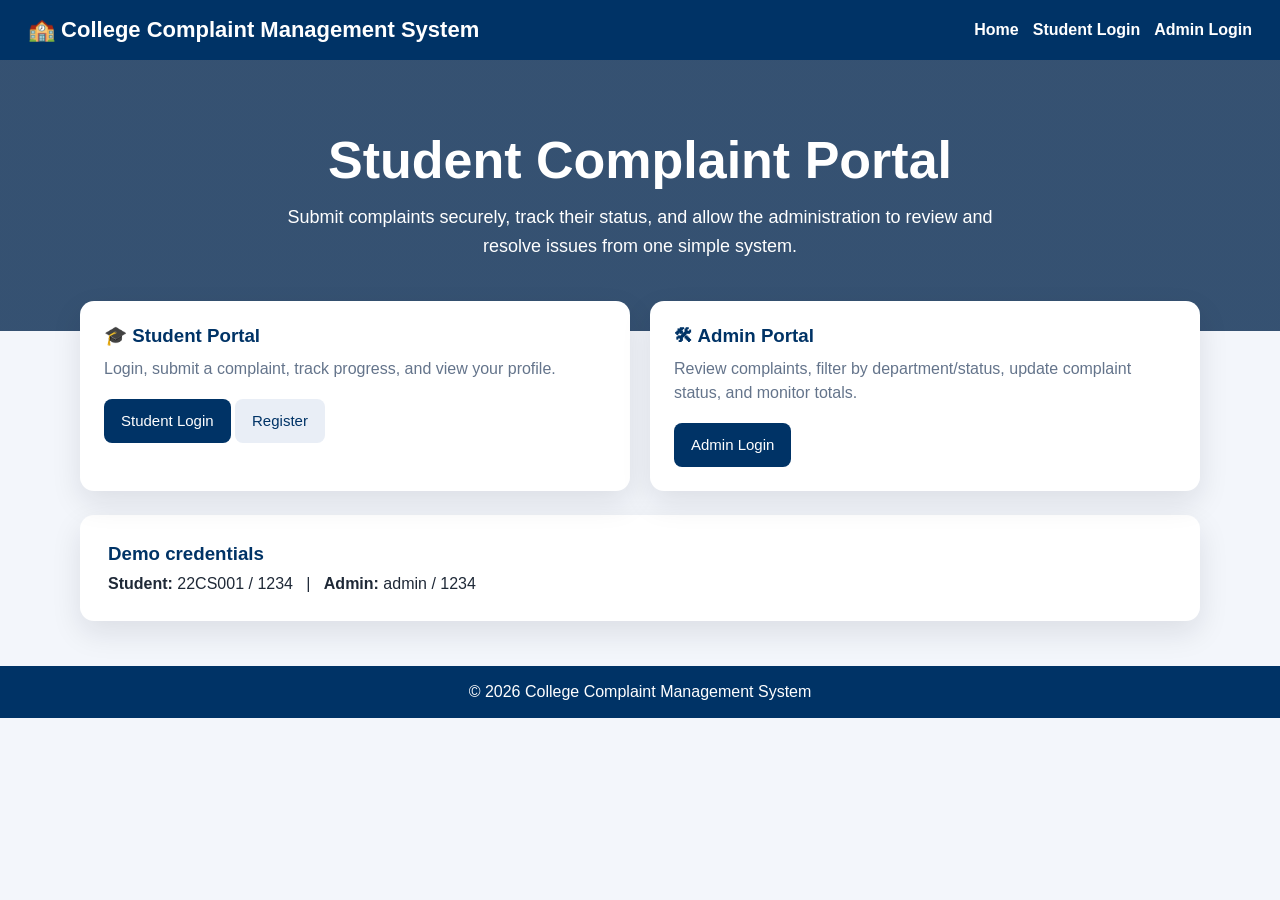
<file: college_complaint_fixed/index.html>
<!DOCTYPE html>
<html lang="en">
<head>
<meta charset="UTF-8"><meta name="viewport" content="width=device-width, initial-scale=1.0">
<title>College Complaint Management System</title>
<link rel="stylesheet" href="styles.css">
</head>
<body>
<header class="topbar"><h2>🏫 College Complaint Management System</h2><nav class="nav"><a href="index.html">Home</a><a href="student_login.html">Student Login</a><a href="admin_login.html">Admin Login</a></nav></header>
<section class="hero"><div><h1>Student Complaint Portal</h1><p>Submit complaints securely, track their status, and allow the administration to review and resolve issues from one simple system.</p></div></section>
<main class="container action-cards">
  <div class="grid">
    <section class="card"><h3>🎓 Student Portal</h3><p>Login, submit a complaint, track progress, and view your profile.</p><p style="margin-top:18px"><a class="btn" href="student_login.html">Student Login</a> <a class="btn btn-light" href="student_register.html">Register</a></p></section>
    <section class="card"><h3>🛠 Admin Portal</h3><p>Review complaints, filter by department/status, update complaint status, and monitor totals.</p><p style="margin-top:18px"><a class="btn" href="admin_login.html">Admin Login</a></p></section>
  </div>
  <div class="panel" style="margin-top:24px"><h3 style="color:#003366;margin-bottom:10px">Demo credentials</h3><p><strong>Student:</strong> 22CS001 / 1234 &nbsp; | &nbsp; <strong>Admin:</strong> admin / 1234</p></div>
</main>
<footer>© 2026 College Complaint Management System</footer>
<script src="app.js"></script>
</body></html>
</file>
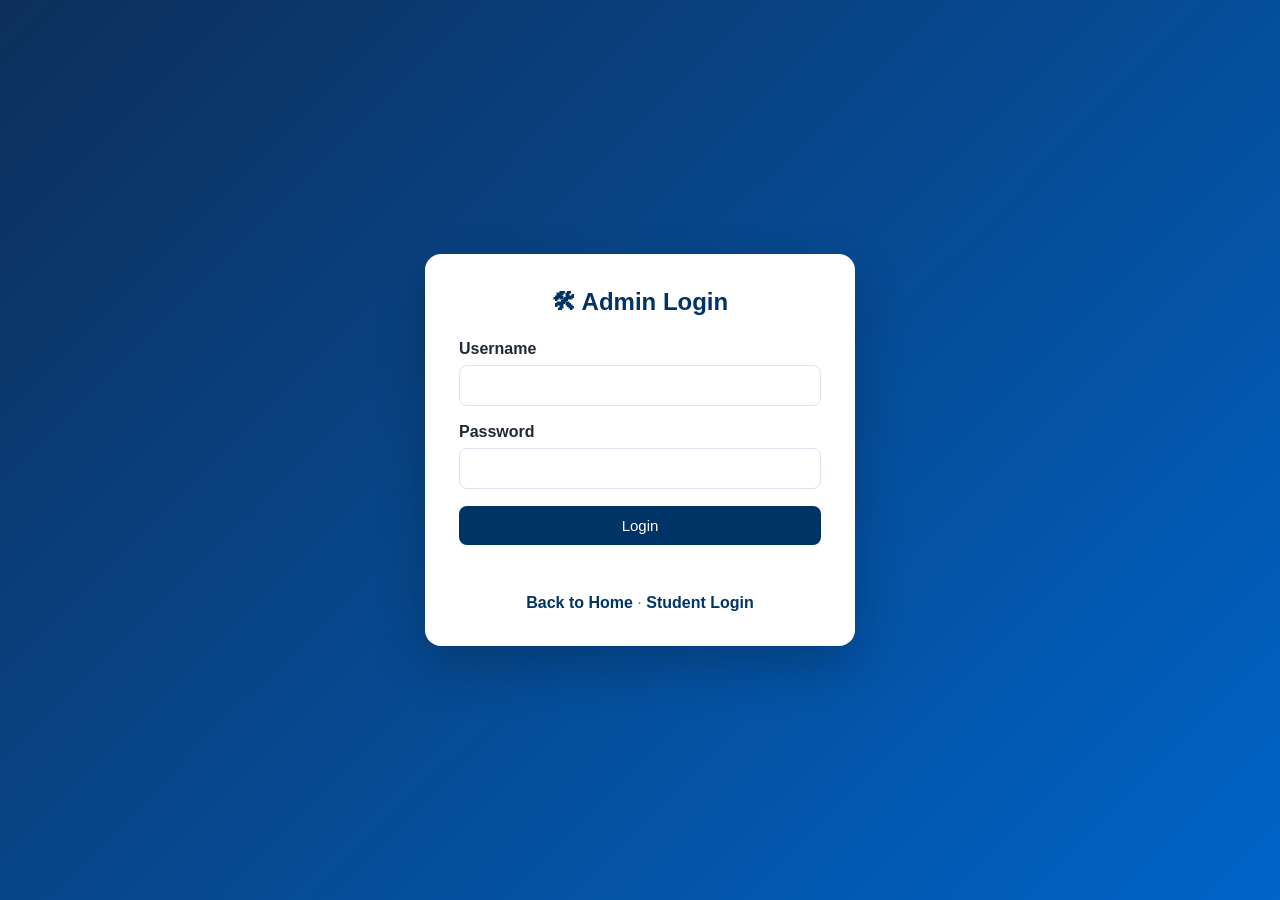
<file: college_complaint_fixed/admin_dashboard.html>
<!DOCTYPE html><html lang="en"><head><meta charset="UTF-8"><meta name="viewport" content="width=device-width,initial-scale=1.0"><title>Admin Dashboard</title><link rel="stylesheet" href="styles.css"></head><body><div class="admin-layout"><aside class="sidebar"><h2>ADMIN PANEL</h2><nav><a class="active" href="admin_dashboard.html">🏠 Dashboard</a><a href="#complaints">📋 Complaints</a><a href="#reports">📊 Summary</a><a href="index.html">🌐 Home</a><a href="#" onclick="CCMS.adminLogout();return false">🚪 Logout</a></nav></aside><div class="admin-main"><header class="admin-header"><div><h2 style="color:#003366">Welcome Admin</h2><small>Complaint Management Dashboard</small></div><button class="btn btn-danger" onclick="CCMS.adminLogout()">Logout</button></header><main class="admin-content"><section class="grid" id="reports"><div class="card"><div class="metric" id="totalStudents">0</div><p>Total Students</p></div><div class="card"><div class="metric" id="totalComplaints">0</div><p>Total Complaints</p></div><div class="card"><div class="metric" id="pendingCount">0</div><p>Pending</p></div><div class="card"><div class="metric" id="resolvedCount">0</div><p>Resolved</p></div></section><section id="complaints" style="margin-top:28px"><div class="page-title"><h1>Complaints</h1><p>Filter, review, update status, or delete a complaint.</p></div><div class="toolbar"><div class="form-group"><label for="departmentFilter">Department</label><select id="departmentFilter"><option value="all">All Departments</option><option>Computer Science</option><option>Information Technology</option><option>Mechanical</option><option>Electrical</option><option>Civil</option><option>Electronics</option></select></div><div class="form-group"><label for="statusFilter">Status</label><select id="statusFilter"><option value="all">All Status</option><option>Pending</option><option>Accepted</option><option>Rejected</option><option>Resolved</option></select></div><div class="form-group"><label for="searchFilter">Search</label><input id="searchFilter" placeholder="ID or register number"></div><button class="btn" onclick="applyFilters()">Filter</button><button class="btn btn-light" onclick="clearFilters()">Clear</button></div><div class="table-wrap"><table><thead><tr><th>ID</th><th>Register No</th><th>Category</th><th>Type</th><th>Department</th><th>Status</th><th>Action</th></tr></thead><tbody id="complaintsList"></tbody></table></div></section></main></div></div>
<div class="modal-backdrop" id="modalBackdrop"><div class="modal"><h2>Complaint Review</h2><div id="complaintDetails"></div><div class="form-group"><label for="newStatus">Update Status</label><select id="newStatus"><option>Pending</option><option>Accepted</option><option>Rejected</option><option>Resolved</option></select></div><div style="display:flex;gap:10px;flex-wrap:wrap"><button class="btn btn-success" onclick="saveStatus()">Save Status</button><button class="btn btn-light" onclick="closeModal()">Close</button></div></div></div>
<script src="app.js"></script><script>
const admin=CCMS.requireAdmin();let selectedId=null;function renderCounts(list){document.getElementById('totalComplaints').textContent=list.length;document.getElementById('pendingCount').textContent=list.filter(c=>c.status==='Pending').length;document.getElementById('resolvedCount').textContent=list.filter(c=>c.status==='Resolved').length;const regs=new Set(CCMS.getStudents().map(s=>s.regno));list.forEach(c=>regs.add(c.regno));document.getElementById('totalStudents').textContent=regs.size;}
function renderComplaints(list){const complaintsList=document.getElementById('complaintsList');complaintsList.innerHTML='';if(!list.length){complaintsList.innerHTML='<tr><td colspan="7" class="empty">No complaints found.</td></tr>';return;}list.sort((a,b)=>new Date(b.createdAt)-new Date(a.createdAt)).forEach(c=>{const tr=document.createElement('tr');tr.innerHTML=`<td>${CCMS.escapeHtml(c.id)}</td><td>${c.anonymous?'Anonymous':CCMS.escapeHtml(c.regno)}</td><td>${CCMS.escapeHtml(c.category)}</td><td>${CCMS.escapeHtml(c.type)}</td><td>${CCMS.escapeHtml(c.department)}</td><td>${CCMS.statusBadge(c.status)}</td><td><button class="btn btn-sm" onclick="openComplaint('${CCMS.escapeHtml(c.id)}')">View</button> <button class="btn btn-sm btn-danger" onclick="deleteComplaint('${CCMS.escapeHtml(c.id)}')">Delete</button></td>`;complaintsList.appendChild(tr);});}
function loadData(){const list=CCMS.getComplaints();renderCounts(list);renderComplaints(list)}
function applyFilters(){const dept=document.getElementById('departmentFilter').value,status=document.getElementById('statusFilter').value,q=document.getElementById('searchFilter').value.trim().toLowerCase();let list=CCMS.getComplaints();if(dept!=='all')list=list.filter(c=>c.department===dept);if(status!=='all')list=list.filter(c=>c.status===status);if(q)list=list.filter(c=>String(c.id).toLowerCase().includes(q)||String(c.regno).toLowerCase().includes(q));renderComplaints(list)}
function clearFilters(){document.getElementById('departmentFilter').value='all';document.getElementById('statusFilter').value='all';document.getElementById('searchFilter').value='';loadData()}
function openComplaint(id){const c=CCMS.getComplaints().find(x=>x.id===id);if(!c)return;selectedId=id;document.getElementById('newStatus').value=c.status||'Pending';document.getElementById('complaintDetails').innerHTML=`<div class="detail-list"><div><strong>ID</strong>${CCMS.escapeHtml(c.id)}</div><div><strong>Register No</strong>${c.anonymous?'Anonymous':CCMS.escapeHtml(c.regno)}</div><div><strong>Student</strong>${c.anonymous?'Anonymous':CCMS.escapeHtml(c.studentName)}</div><div><strong>Department</strong>${CCMS.escapeHtml(c.department)}</div><div><strong>Type</strong>${CCMS.escapeHtml(c.type)}</div><div><strong>Category</strong>${CCMS.escapeHtml(c.category)}</div><div><strong>Staff</strong>${CCMS.escapeHtml(c.staff||'N/A')}</div><div><strong>Priority</strong>${CCMS.escapeHtml(c.priority||'Medium')}</div><div><strong>Evidence</strong>${CCMS.escapeHtml(c.evidenceName||'None')}</div><div><strong>Created</strong>${CCMS.escapeHtml(CCMS.formatDate(c.createdAt))}</div></div><p style="margin:15px 0;line-height:1.6"><strong>Description</strong><br>${CCMS.escapeHtml(c.description)}</p>`;document.getElementById('modalBackdrop').style.display='flex';}
function closeModal(){document.getElementById('modalBackdrop').style.display='none';selectedId=null}function saveStatus(){if(!selectedId)return;const list=CCMS.getComplaints();const c=list.find(x=>x.id===selectedId);if(!c)return;c.status=document.getElementById('newStatus').value;c.updatedAt=new Date().toISOString();CCMS.saveComplaints(list);closeModal();loadData();}function deleteComplaint(id){if(!confirm('Delete this complaint permanently?'))return;CCMS.saveComplaints(CCMS.getComplaints().filter(c=>c.id!==id));loadData();}document.getElementById('modalBackdrop').addEventListener('click',e=>{if(e.target.id==='modalBackdrop')closeModal();});if(admin)loadData();
</script></body></html>
</file>
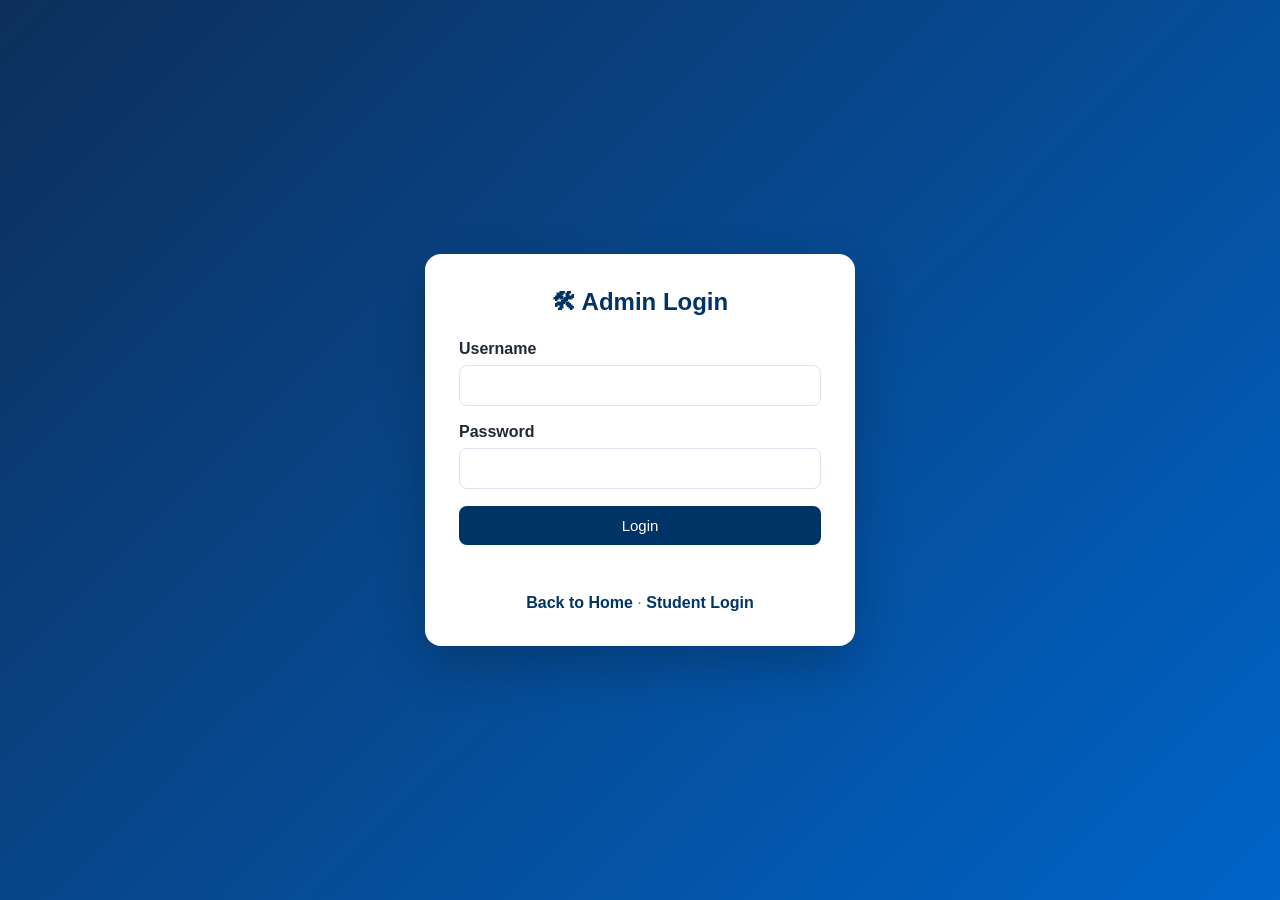
<file: college_complaint_fixed/admin_login.html>
<!DOCTYPE html><html lang="en"><head><meta charset="UTF-8"><meta name="viewport" content="width=device-width,initial-scale=1.0"><title>Admin Login</title><link rel="stylesheet" href="styles.css"></head><body class="login-wrap"><section class="login-box"><h2>🛠 Admin Login</h2><form id="adminLoginForm"><div class="form-group"><label for="username">Username</label><input id="username" autocomplete="username" required></div><div class="form-group"><label for="password">Password</label><input type="password" id="password" autocomplete="current-password" required></div><button class="btn" style="width:100%" type="submit">Login</button><p id="errorMessage" class="message error"></p></form><div class="links"><a href="index.html">Back to Home</a> · <a href="student_login.html">Student Login</a></div></section><script src="app.js"></script><script>
if(CCMS.getAdminSession()) location.href='admin_dashboard.html';document.getElementById('adminLoginForm').addEventListener('submit',e=>{e.preventDefault();const u=document.getElementById('username').value.trim(),p=document.getElementById('password').value;if(u==='admin'&&p==='1234'){sessionStorage.setItem('adminUser',JSON.stringify({username:'admin'}));location.href='admin_dashboard.html';}else document.getElementById('errorMessage').textContent='Invalid username or password.';});
</script></body></html>
</file>
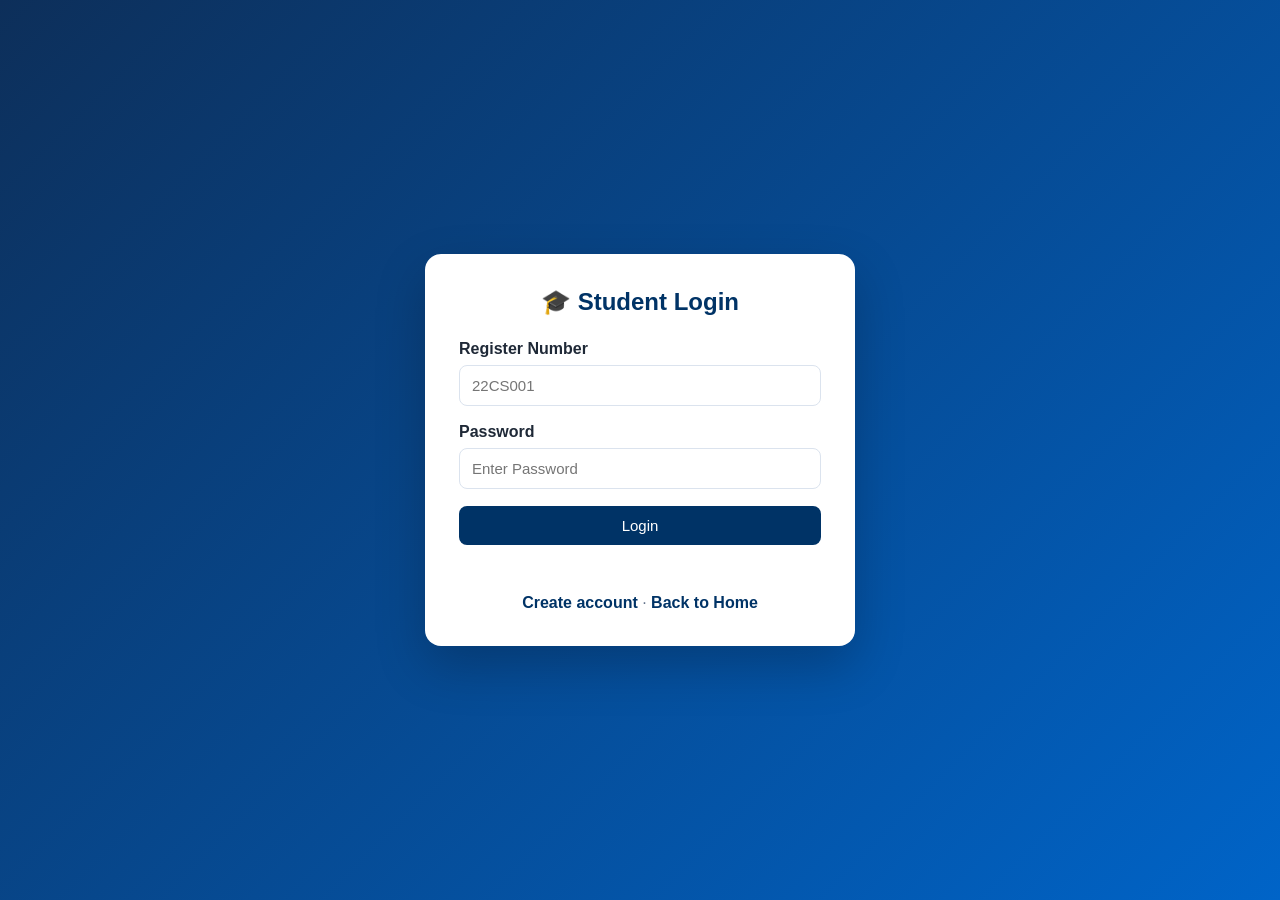
<file: college_complaint_fixed/complaint.html>
<!DOCTYPE html><html lang="en"><head><meta charset="UTF-8"><meta name="viewport" content="width=device-width,initial-scale=1.0"><title>Submit Complaint</title><link rel="stylesheet" href="styles.css"></head><body>
<header class="topbar"><h2>📝 Submit Complaint</h2><nav class="nav"><a href="student_dashboard.html">Dashboard</a><a href="student_complaints.html">My Complaints</a></nav></header>
<main class="container"><section class="panel"><div class="page-title"><h1>Submit New Complaint</h1><p>Fill the details clearly. Your complaint will be saved with Pending status.</p></div><form id="complaintForm"><div class="form-row"><div class="form-group"><label>Register Number</label><input id="regno" readonly></div><div class="form-group"><label>Student Name</label><input id="studentName" readonly></div></div><div class="form-row"><div class="form-group"><label>Department</label><input id="studentDept" readonly></div><div class="form-group"><label for="complaintType">Complaint Type</label><select id="complaintType" required><option value="">Choose complaint type</option><option>Student Complaint</option><option>Staff Complaint</option></select></div></div><div class="form-row"><div class="form-group"><label for="complaintCategory">Complaint Category</label><select id="complaintCategory" required><option value="">Select Category</option><option>Staff Behaviour</option><option>Lab Issue</option><option>Classroom Issue</option><option>Library Issue</option><option>Hostel Issue</option><option>Bus Issue</option><option>Canteen Issue</option><option>Internet Problem</option><option>Ragging</option><option>Others</option></select></div><div class="form-group"><label for="assignedStaff">Select Staff (Optional)</label><select id="assignedStaff"><option value="">Choose Staff</option><option>Mr. Kumar</option><option>Mrs. Priya</option><option>Dr. Arun</option><option>Other</option></select></div></div><div class="form-group"><label for="complaintDescription">Complaint Description</label><textarea id="complaintDescription" placeholder="Explain your complaint clearly..." required></textarea></div><div class="form-row"><div class="form-group"><label for="complaintPriority">Priority</label><select id="complaintPriority"><option>Low</option><option selected>Medium</option><option>High</option></select></div><div class="form-group"><label for="evidence">Upload Evidence (Optional)</label><input id="evidence" type="file" accept="image/*,.pdf,.doc,.docx"></div></div><div class="checkbox-row"><input type="checkbox" id="anonymous"><label for="anonymous">Submit as Anonymous</label></div><div style="display:flex;gap:12px;flex-wrap:wrap"><button class="btn" type="submit">Submit Complaint</button><a class="btn btn-light" href="student_dashboard.html">Back to Dashboard</a></div></form></section></main>
<script src="app.js"></script><script>
const student=CCMS.requireStudent();if(student){document.getElementById('regno').value=student.regno;document.getElementById('studentName').value=student.name;document.getElementById('studentDept').value=student.department;}
document.getElementById('complaintForm').addEventListener('submit',function(e){e.preventDefault();if(!student)return;const file=document.getElementById('evidence').files[0];const complaint={id:CCMS.complaintId(),regno:student.regno,studentName:student.name,department:student.department,type:document.getElementById('complaintType').value,category:document.getElementById('complaintCategory').value,staff:document.getElementById('assignedStaff').value||'N/A',description:document.getElementById('complaintDescription').value.trim(),priority:document.getElementById('complaintPriority').value,evidenceName:file?file.name:'',anonymous:document.getElementById('anonymous').checked,status:'Pending',createdAt:new Date().toISOString(),updatedAt:new Date().toISOString()};const complaints=CCMS.getComplaints();complaints.push(complaint);CCMS.saveComplaints(complaints);alert(`Complaint submitted successfully!\nComplaint ID: ${complaint.id}`);location.href='student_complaints.html';});
</script></body></html>
</file>
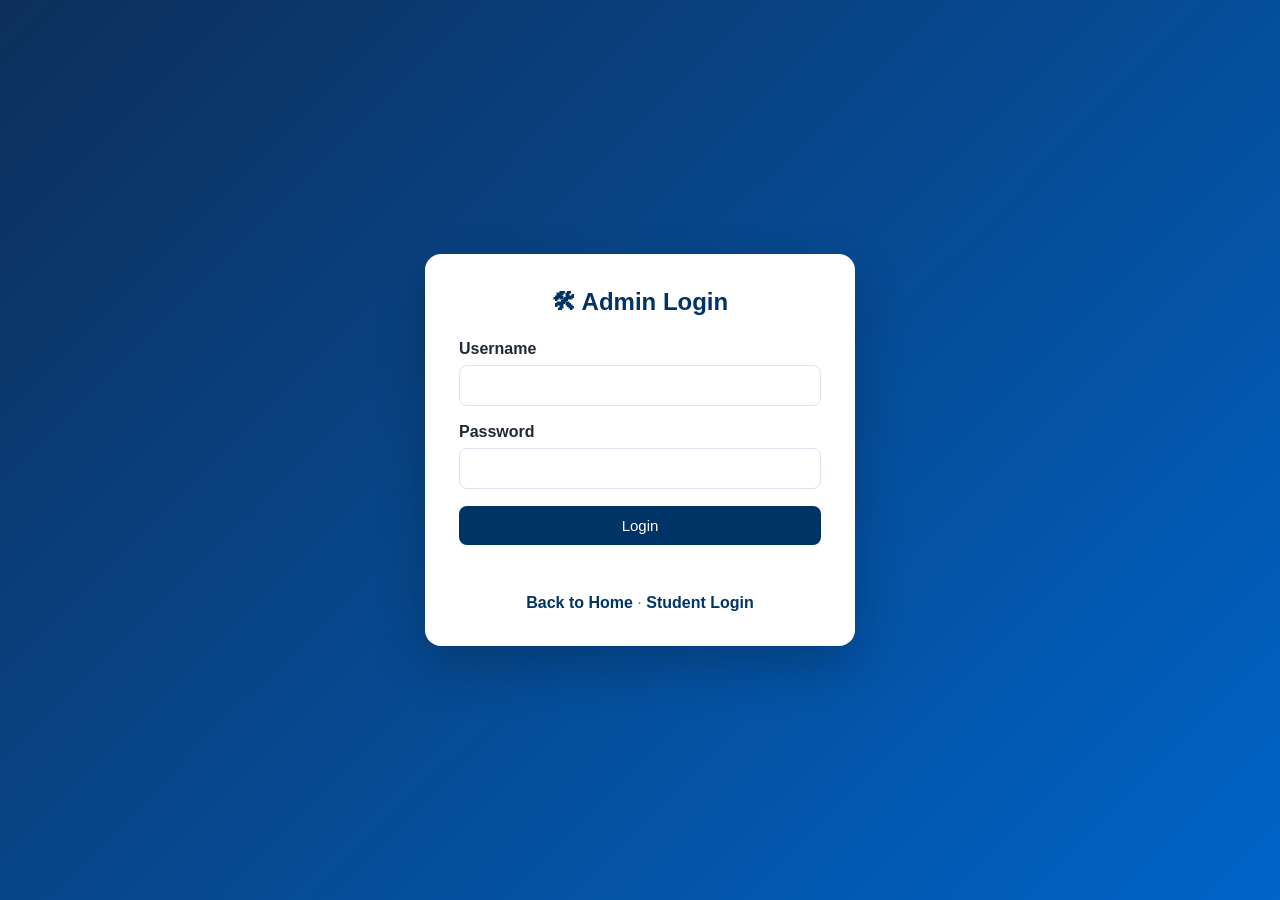
<file: college_complaint_fixed/dashboard.html>
<!DOCTYPE html><html lang="en"><head><meta charset="UTF-8"><meta name="viewport" content="width=device-width,initial-scale=1.0"><title>Redirecting...</title><link rel="stylesheet" href="styles.css"></head><body><main class="container"><section class="panel" style="margin-top:80px;text-align:center"><h2 style="color:#003366;margin-bottom:12px">Opening Admin Dashboard...</h2><p>This old dashboard file is kept only for compatibility.</p></section></main><script src="app.js"></script><script>location.replace(CCMS.getAdminSession()?'admin_dashboard.html':'admin_login.html');</script></body></html>
</file>
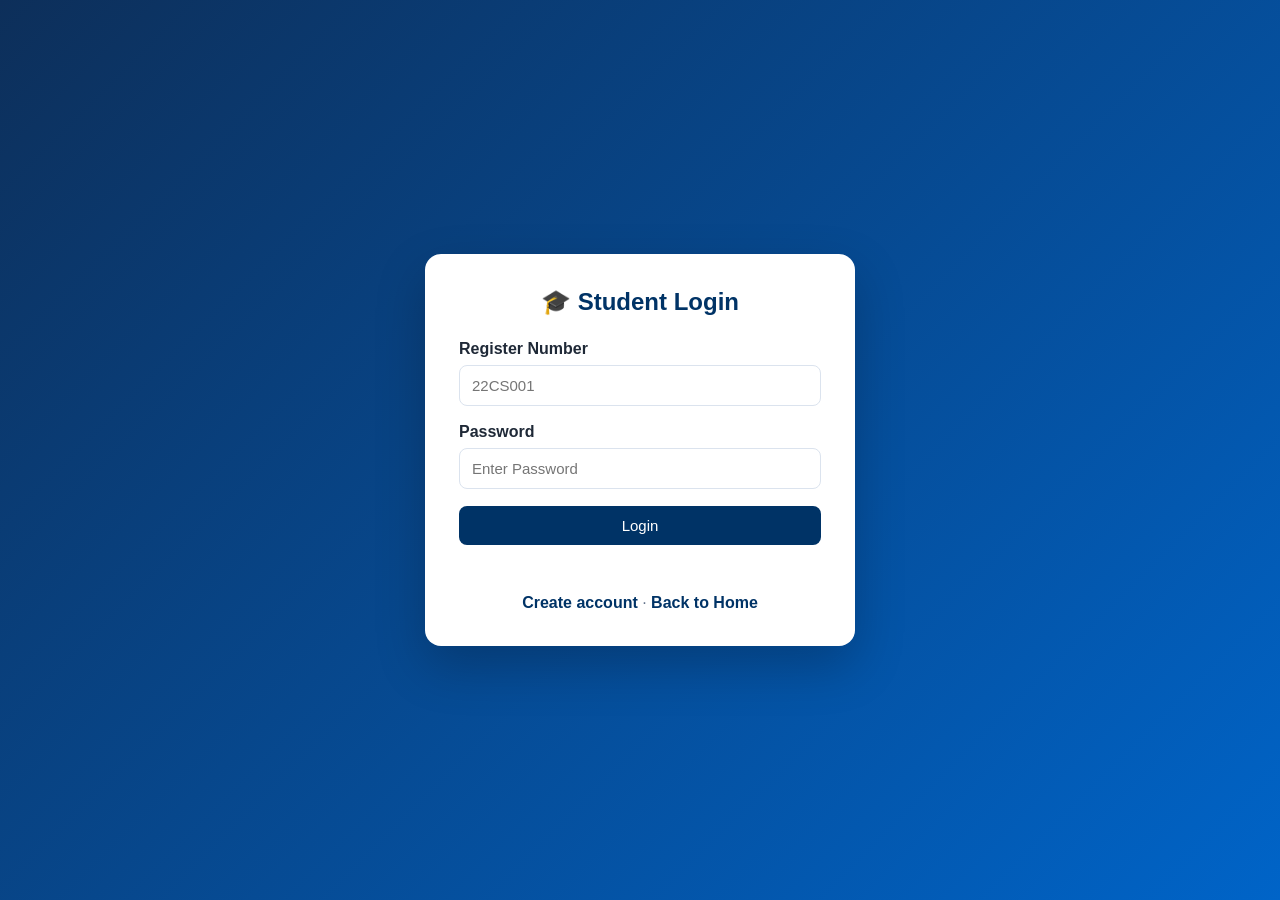
<file: college_complaint_fixed/student_complaints.html>
<!DOCTYPE html><html lang="en"><head><meta charset="UTF-8"><meta name="viewport" content="width=device-width,initial-scale=1.0"><title>My Complaints</title><link rel="stylesheet" href="styles.css"></head><body>
<header class="topbar"><h2>📋 My Complaints</h2><div class="nav"><a href="student_dashboard.html">Dashboard</a><button class="btn btn-danger" onclick="CCMS.studentLogout()">Logout</button></div></header>
<main class="container"><div class="page-title"><h1>Your complaints and status</h1><p>Track progress and review previous submissions.</p></div><div style="display:flex;gap:12px;flex-wrap:wrap;margin-bottom:18px"><a class="btn" href="complaint.html">Submit New Complaint</a><button class="btn btn-light" onclick="renderComplaints()">Refresh</button></div><div class="table-wrap"><table id="complaintsTable"><thead><tr><th>ID</th><th>Type</th><th>Category</th><th>Department</th><th>Status</th><th>Date</th><th>Action</th></tr></thead><tbody id="rows"></tbody></table><div class="empty" id="empty" style="display:none">No complaints submitted yet.</div></div></main>
<div class="modal-backdrop" id="modalBackdrop"><div class="modal"><h2>Complaint Details</h2><div id="details"></div><button class="btn btn-light" onclick="closeModal()">Close</button></div></div>
<script src="app.js"></script><script>
const student=CCMS.requireStudent();function renderComplaints(){if(!student)return;const list=CCMS.getComplaints().filter(c=>c.regno===student.regno).sort((a,b)=>new Date(b.createdAt)-new Date(a.createdAt));const tbody=document.getElementById('rows'),empty=document.getElementById('empty'),table=document.getElementById('complaintsTable');tbody.innerHTML='';if(!list.length){table.style.display='none';empty.style.display='block';return;}table.style.display='table';empty.style.display='none';list.forEach(c=>{const tr=document.createElement('tr');tr.innerHTML=`<td>${CCMS.escapeHtml(c.id)}</td><td>${CCMS.escapeHtml(c.type)}</td><td>${CCMS.escapeHtml(c.category)}</td><td>${CCMS.escapeHtml(c.department)}</td><td>${CCMS.statusBadge(c.status)}</td><td>${CCMS.escapeHtml(CCMS.formatDate(c.createdAt))}</td><td><button class="btn btn-sm" onclick="viewDetails('${CCMS.escapeHtml(c.id)}')">View</button></td>`;tbody.appendChild(tr);});}
function viewDetails(id){const c=CCMS.getComplaints().find(x=>x.id===id&&x.regno===student.regno);if(!c)return;document.getElementById('details').innerHTML=`<div class="detail-list"><div><strong>ID</strong>${CCMS.escapeHtml(c.id)}</div><div><strong>Status</strong>${CCMS.statusBadge(c.status)}</div><div><strong>Student</strong>${c.anonymous?'Anonymous':CCMS.escapeHtml(c.studentName)}</div><div><strong>Department</strong>${CCMS.escapeHtml(c.department)}</div><div><strong>Type</strong>${CCMS.escapeHtml(c.type)}</div><div><strong>Category</strong>${CCMS.escapeHtml(c.category)}</div><div><strong>Staff</strong>${CCMS.escapeHtml(c.staff||'N/A')}</div><div><strong>Priority</strong>${CCMS.escapeHtml(c.priority||'Medium')}</div><div><strong>Evidence</strong>${CCMS.escapeHtml(c.evidenceName||'None')}</div><div><strong>Submitted</strong>${CCMS.escapeHtml(CCMS.formatDate(c.createdAt))}</div></div><p style="margin:15px 0;line-height:1.6"><strong>Description</strong><br>${CCMS.escapeHtml(c.description)}</p>`;document.getElementById('modalBackdrop').style.display='flex';}
function closeModal(){document.getElementById('modalBackdrop').style.display='none'}document.getElementById('modalBackdrop').addEventListener('click',e=>{if(e.target.id==='modalBackdrop')closeModal();});renderComplaints();
</script></body></html>
</file>
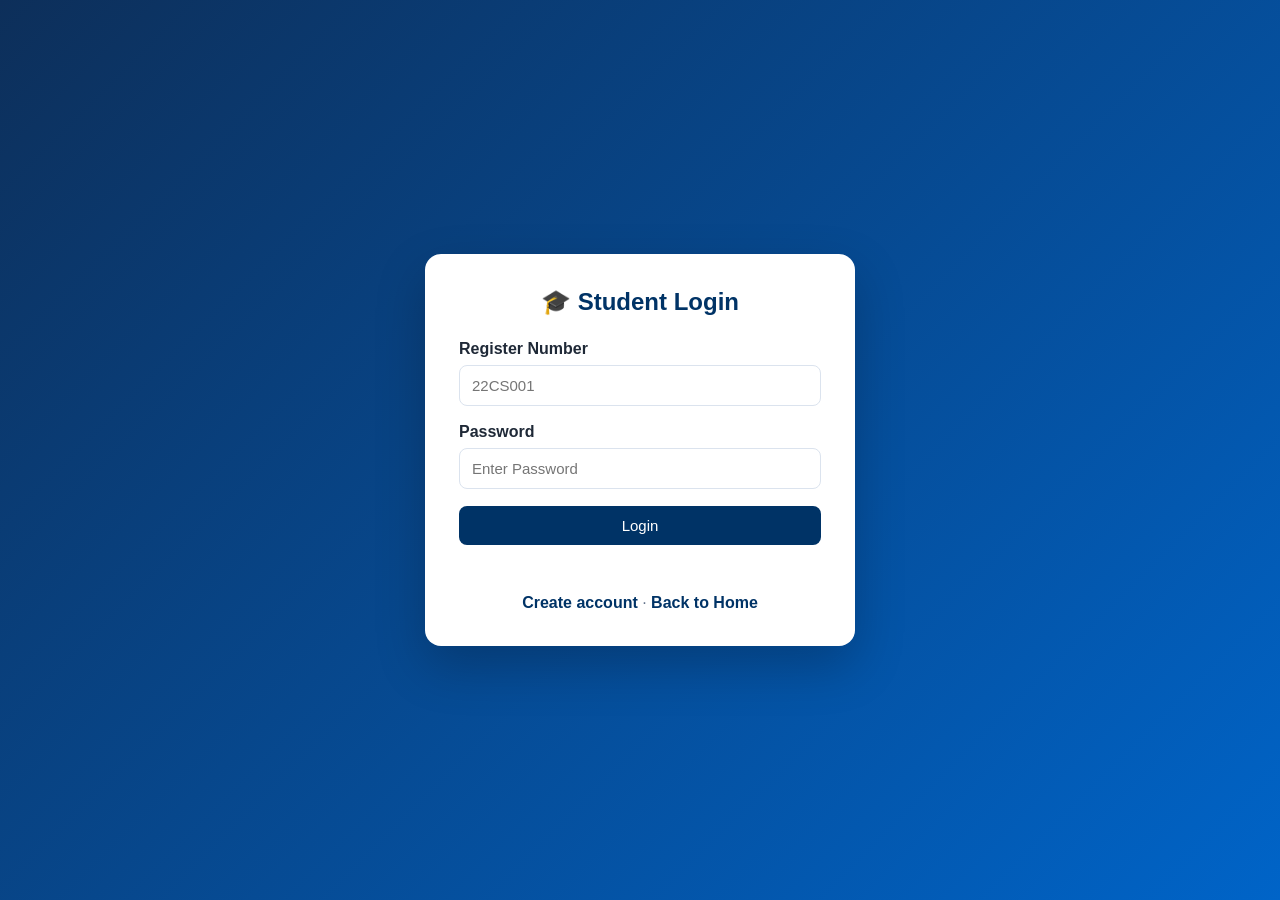
<file: college_complaint_fixed/student_dashboard.html>
<!DOCTYPE html><html lang="en"><head><meta charset="UTF-8"><meta name="viewport" content="width=device-width,initial-scale=1.0"><title>Student Dashboard</title><link rel="stylesheet" href="styles.css"></head><body>
<header class="topbar"><h2>🎓 Student Dashboard</h2><div class="nav"><a href="index.html">Home</a><button class="btn btn-danger" onclick="CCMS.studentLogout()">Logout</button></div></header>
<main class="container"><div class="page-title"><h1 id="welcome">Welcome Student 👋</h1><p id="subtext"></p></div><div class="grid"><section class="card"><h3>📝 New Complaint</h3><p>Submit a new complaint with category, priority, and description.</p><p style="margin-top:18px"><a class="btn" href="complaint.html">Open</a></p></section><section class="card"><h3>📋 My Complaints</h3><p>View all complaints you submitted and their current status.</p><p style="margin-top:18px"><a class="btn" href="student_complaints.html">Open</a></p></section><section class="card"><h3>🔍 Track Status</h3><p>Check whether a complaint is pending, accepted, rejected, or resolved.</p><p style="margin-top:18px"><a class="btn" href="student_complaints.html">Track</a></p></section><section class="card"><h3>👤 My Profile</h3><p>Review your register number, department, and email.</p><p style="margin-top:18px"><a class="btn" href="student_profile.html">Open</a></p></section></div></main><footer>© 2026 College Complaint Management System</footer>
<script src="app.js"></script><script>const student=CCMS.requireStudent();if(student){document.getElementById('welcome').textContent=`Welcome ${student.name} 👋`;document.getElementById('subtext').textContent=`Logged in as ${student.department} student (${student.regno}).`;}</script></body></html>
</file>
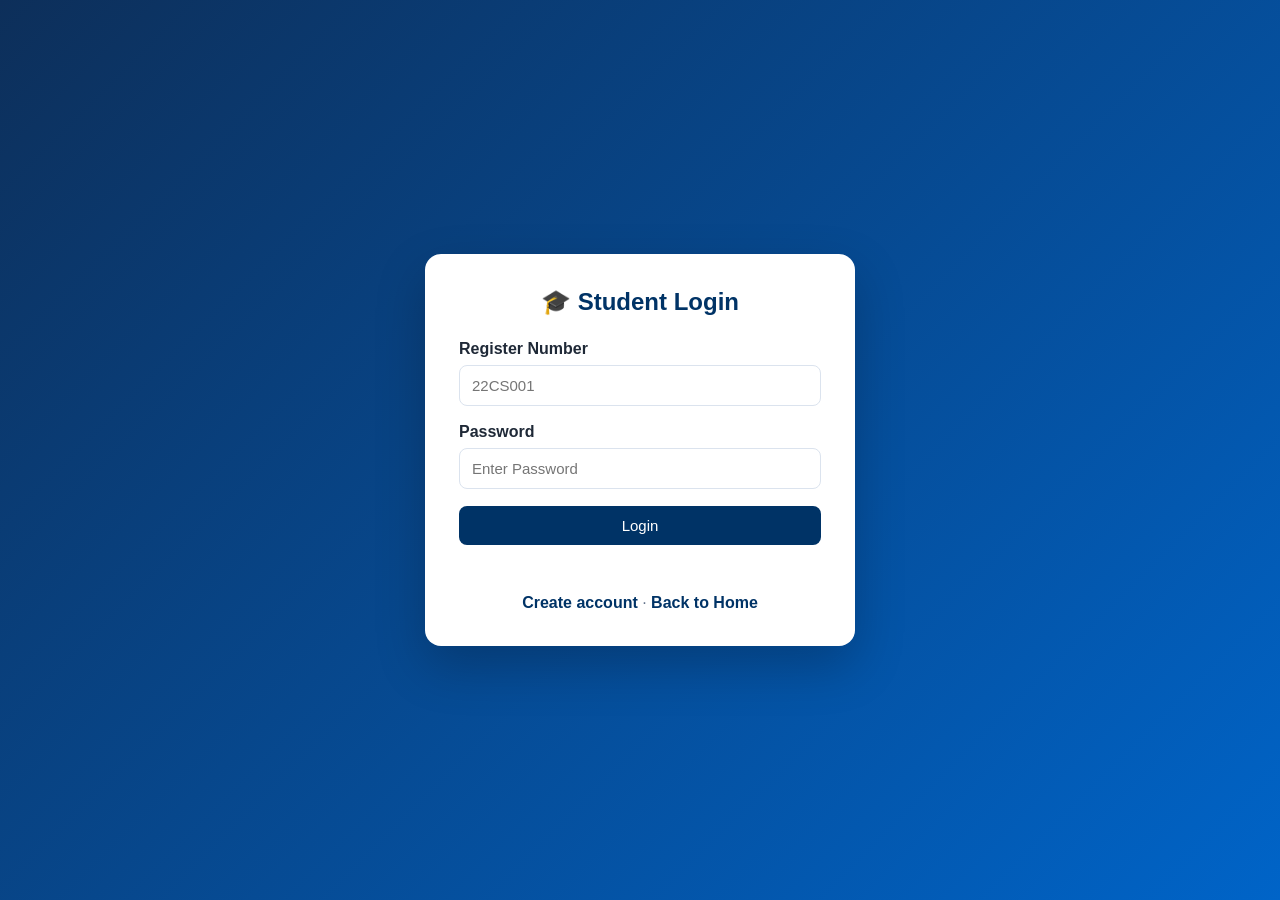
<file: college_complaint_fixed/student_login.html>
<!DOCTYPE html><html lang="en"><head><meta charset="UTF-8"><meta name="viewport" content="width=device-width,initial-scale=1.0"><title>Student Login</title><link rel="stylesheet" href="styles.css"></head>
<body class="login-wrap"><section class="login-box"><h2>🎓 Student Login</h2><form id="loginForm"><div class="form-group"><label for="regno">Register Number</label><input id="regno" autocomplete="username" placeholder="22CS001" required></div><div class="form-group"><label for="password">Password</label><input type="password" id="password" autocomplete="current-password" placeholder="Enter Password" required></div><button class="btn" style="width:100%" type="submit">Login</button><p class="message error" id="message"></p></form><div class="links"><a href="student_register.html">Create account</a> · <a href="index.html">Back to Home</a></div></section>
<script src="app.js"></script><script>
if(CCMS.getStudentSession()) location.href='student_dashboard.html';
document.getElementById('loginForm').addEventListener('submit',e=>{e.preventDefault();const reg=document.getElementById('regno').value.trim();const pass=document.getElementById('password').value;let student=CCMS.getStudents().find(s=>s.regno.toLowerCase()===reg.toLowerCase()&&s.password===pass);if(!student&&reg.toLowerCase()==='student'&&pass==='1234') student=CCMS.getStudents().find(s=>s.regno==='22CS001');if(student){const {password,...safeStudent}=student;sessionStorage.setItem('studentUser',JSON.stringify(safeStudent));location.href='student_dashboard.html';}else document.getElementById('message').textContent='Invalid register number or password.';});
</script></body></html>
</file>
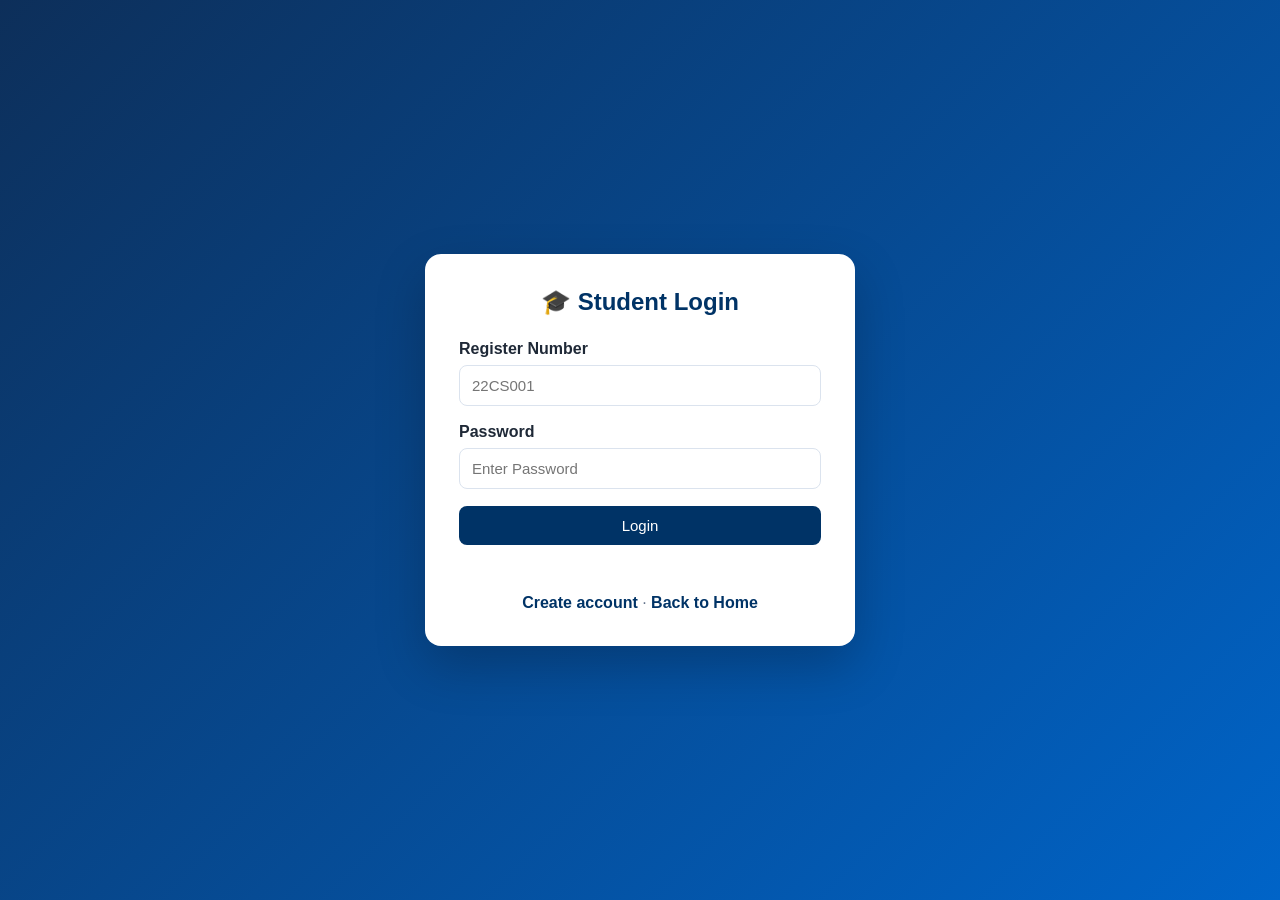
<file: college_complaint_fixed/student_profile.html>
<!DOCTYPE html><html lang="en"><head><meta charset="UTF-8"><meta name="viewport" content="width=device-width,initial-scale=1.0"><title>Student Profile</title><link rel="stylesheet" href="styles.css"></head><body>
<header class="topbar"><h2>👤 Student Profile</h2><div class="nav"><a href="student_dashboard.html">Dashboard</a><button class="btn btn-danger" onclick="CCMS.studentLogout()">Logout</button></div></header><main class="container"><section class="panel"><div class="page-title"><h1>Welcome, <span id="studentName"></span></h1><p>Review your student account details.</p></div><div class="grid"><div class="card"><h3>Register Number</h3><p id="studentRegno"></p></div><div class="card"><h3>Department</h3><p id="studentDept"></p></div><div class="card"><h3>Email</h3><p id="studentEmail"></p></div><div class="card"><h3>Account Type</h3><p>Student User</p></div></div><div style="margin-top:22px;display:flex;gap:12px;flex-wrap:wrap"><a class="btn" href="student_complaints.html">My Complaints</a><a class="btn btn-light" href="complaint.html">Submit Complaint</a></div></section></main>
<script src="app.js"></script><script>const s=CCMS.requireStudent();if(s){document.getElementById('studentName').textContent=s.name;document.getElementById('studentRegno').textContent=s.regno;document.getElementById('studentDept').textContent=s.department||'Not specified';document.getElementById('studentEmail').textContent=s.email||`${s.regno.toLowerCase()}@college.edu`;}</script></body></html>
</file>
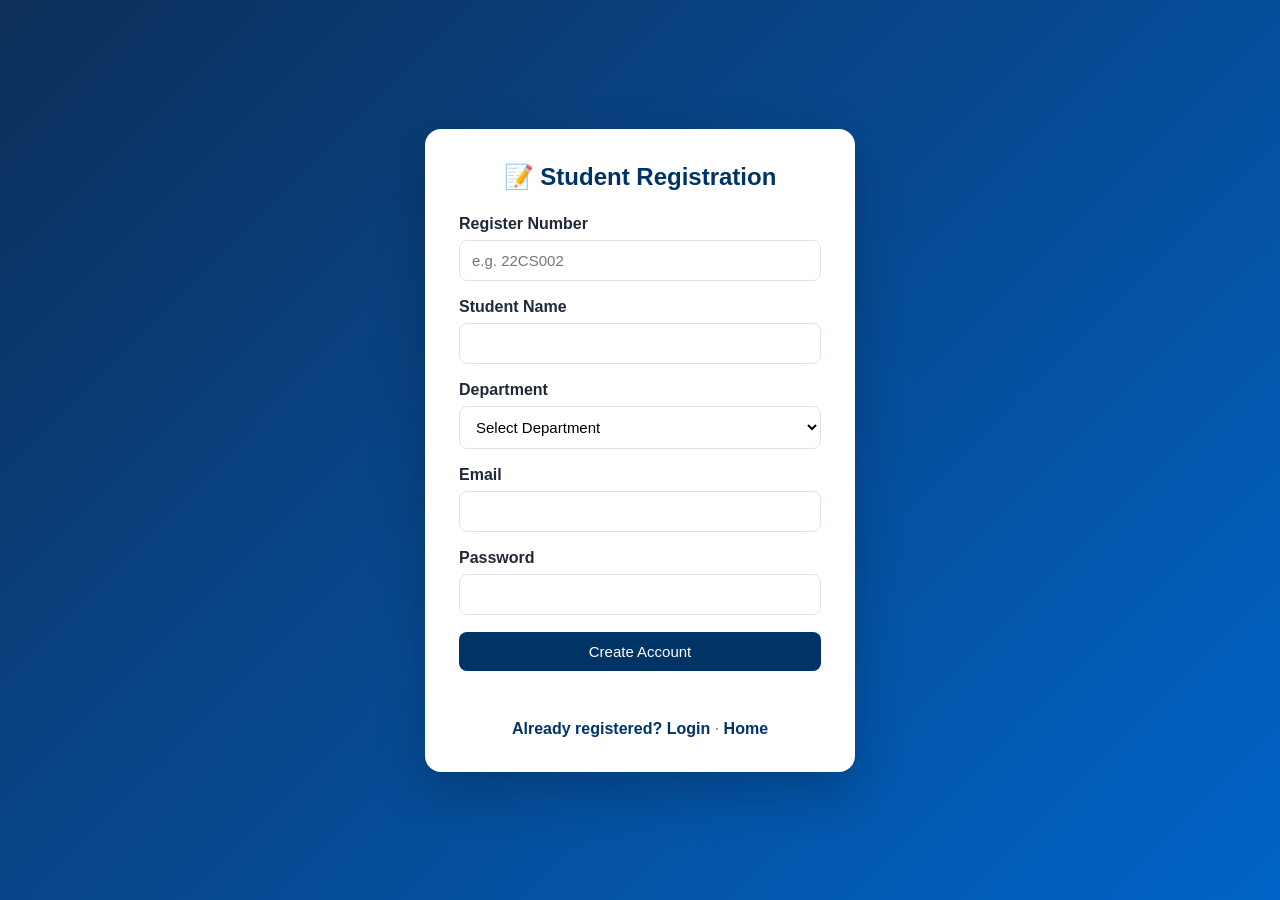
<file: college_complaint_fixed/student_register.html>
<!DOCTYPE html><html lang="en"><head><meta charset="UTF-8"><meta name="viewport" content="width=device-width,initial-scale=1.0"><title>Student Registration</title><link rel="stylesheet" href="styles.css"></head>
<body class="login-wrap"><section class="login-box"><h2>📝 Student Registration</h2><form id="registerForm">
<div class="form-group"><label for="regno">Register Number</label><input id="regno" required maxlength="30" placeholder="e.g. 22CS002"></div>
<div class="form-group"><label for="name">Student Name</label><input id="name" required maxlength="80"></div>
<div class="form-group"><label for="department">Department</label><select id="department" required><option value="">Select Department</option><option>Computer Science</option><option>Information Technology</option><option>Mechanical</option><option>Electrical</option><option>Civil</option><option>Electronics</option></select></div>
<div class="form-group"><label for="email">Email</label><input type="email" id="email" required></div>
<div class="form-group"><label for="password">Password</label><input type="password" id="password" minlength="4" required></div>
<button class="btn" style="width:100%" type="submit">Create Account</button><p id="message" class="message"></p></form>
<div class="links"><a href="student_login.html">Already registered? Login</a> · <a href="index.html">Home</a></div></section><script src="app.js"></script><script>
if(CCMS.getStudentSession()) location.href='student_dashboard.html';
document.getElementById('registerForm').addEventListener('submit',e=>{e.preventDefault();const regno=document.getElementById('regno').value.trim().toUpperCase();const students=CCMS.getStudents();const msg=document.getElementById('message');if(students.some(s=>s.regno.toUpperCase()===regno)){msg.className='message error';msg.textContent='This register number is already registered.';return;}students.push({regno,name:document.getElementById('name').value.trim(),department:document.getElementById('department').value,email:document.getElementById('email').value.trim(),password:document.getElementById('password').value});CCMS.saveStudents(students);msg.className='message success';msg.textContent='Registration successful. Redirecting to login...';setTimeout(()=>location.href='student_login.html',500);});
</script></body></html>
</file>
<file: college_complaint_fixed/styles.css>
:root{
  --primary:#003366;
  --primary-2:#0059b3;
  --bg:#f3f6fb;
  --surface:#ffffff;
  --text:#1f2937;
  --muted:#64748b;
  --border:#dbe3ee;
  --danger:#dc3545;
  --success:#198754;
  --warning:#f0ad4e;
  --info:#0d6efd;
  --shadow:0 12px 30px rgba(15, 23, 42, .10);
}
*{box-sizing:border-box;margin:0;padding:0;font-family:Arial,Helvetica,sans-serif}
body{min-height:100vh;background:var(--bg);color:var(--text)}
a{color:inherit}
.topbar{background:var(--primary);color:#fff;padding:17px 28px;display:flex;align-items:center;justify-content:space-between;gap:18px;flex-wrap:wrap}
.topbar h1,.topbar h2{font-size:22px}
.nav{display:flex;gap:14px;align-items:center;flex-wrap:wrap}
.nav a{color:#fff;text-decoration:none;font-weight:700}
.container{width:min(1120px,92%);margin:32px auto}
.panel,.card{background:var(--surface);border-radius:14px;box-shadow:var(--shadow)}
.panel{padding:28px}
.grid{display:grid;grid-template-columns:repeat(auto-fit,minmax(220px,1fr));gap:20px}
.card{padding:24px}
.card h3{color:var(--primary);margin-bottom:10px}.card p{color:var(--muted);line-height:1.5}
.btn{display:inline-flex;align-items:center;justify-content:center;gap:8px;border:0;border-radius:8px;padding:11px 17px;background:var(--primary);color:#fff;text-decoration:none;cursor:pointer;font-size:15px}
.btn:hover{background:var(--primary-2)}
.btn-danger{background:var(--danger)}.btn-danger:hover{filter:brightness(.92)}
.btn-success{background:var(--success)}
.btn-light{background:#e9eef6;color:var(--primary)}
.btn-sm{padding:7px 11px;font-size:13px}
.form-group{margin-bottom:17px}
label{display:block;font-weight:700;margin-bottom:7px}
input,select,textarea{width:100%;padding:11px 12px;border:1px solid var(--border);border-radius:8px;background:#fff;font-size:15px;outline:none}
input:focus,select:focus,textarea:focus{border-color:var(--primary-2);box-shadow:0 0 0 3px rgba(0,89,179,.10)}
textarea{min-height:130px;resize:vertical}
.form-row{display:grid;grid-template-columns:repeat(2,minmax(0,1fr));gap:16px}
.checkbox-row{display:flex;align-items:center;gap:9px;margin:12px 0}.checkbox-row input{width:auto}.checkbox-row label{margin:0}
.message{margin-top:12px;text-align:center;min-height:20px}.message.error{color:var(--danger)}.message.success{color:var(--success)}
.login-wrap{min-height:100vh;display:grid;place-items:center;padding:24px;background:linear-gradient(135deg,#0d2f5a,#0064c8)}
.login-box{width:min(430px,100%);background:#fff;border-radius:16px;padding:34px;box-shadow:0 20px 50px rgba(0,0,0,.22)}
.login-box h1,.login-box h2{text-align:center;color:var(--primary);margin-bottom:24px}.links{text-align:center;margin-top:17px;color:var(--muted)}.links a{color:var(--primary);text-decoration:none;font-weight:700}
.hero{padding:70px 24px;text-align:center;color:#fff;background:linear-gradient(rgba(0,35,75,.78),rgba(0,35,75,.78)),url('https://images.unsplash.com/photo-1523050854058-8df90110c9f1?auto=format&fit=crop&w=1600&q=80') center/cover}.hero h1{font-size:clamp(32px,5vw,52px);margin-bottom:13px}.hero p{font-size:18px;max-width:720px;margin:auto;line-height:1.6}
.action-cards{margin-top:-30px;position:relative}
.metric{font-size:36px;font-weight:800;color:var(--primary);margin-bottom:7px}
.table-wrap{overflow:auto;background:#fff;border-radius:12px;box-shadow:var(--shadow)}
table{width:100%;border-collapse:collapse;min-width:850px}th,td{padding:13px 14px;border-bottom:1px solid #e8edf4;text-align:left;vertical-align:middle}th{background:var(--primary);color:#fff}tbody tr:hover{background:#f8fbff}
.status{display:inline-block;padding:6px 10px;border-radius:999px;color:#fff;font-size:12px;font-weight:700}.status.pending{background:var(--warning)}.status.accepted{background:var(--success)}.status.rejected{background:var(--danger)}.status.resolved{background:var(--info)}
.toolbar{display:flex;gap:12px;flex-wrap:wrap;align-items:end;margin-bottom:18px}.toolbar .form-group{margin:0;min-width:190px;flex:1}
.page-title{margin-bottom:20px}.page-title h1{color:var(--primary);margin-bottom:7px}.page-title p{color:var(--muted)}
.note{background:#eef6ff;border-left:4px solid var(--primary-2);padding:12px 14px;border-radius:8px;color:#334155;line-height:1.5;margin-bottom:18px}
.empty{text-align:center;padding:34px;color:var(--muted)}
footer{margin-top:45px;background:var(--primary);color:#fff;text-align:center;padding:17px}
.admin-layout{display:flex;min-height:100vh}.sidebar{width:245px;background:var(--primary);color:#fff;position:fixed;inset:0 auto 0 0;padding-bottom:20px;overflow:auto}.sidebar h2{padding:22px;text-align:center;border-bottom:1px solid rgba(255,255,255,.15)}.sidebar a{display:block;padding:15px 20px;color:#fff;text-decoration:none;border-bottom:1px solid rgba(255,255,255,.08)}.sidebar a:hover,.sidebar a.active{background:var(--primary-2)}.admin-main{margin-left:245px;width:calc(100% - 245px)}.admin-header{background:#fff;padding:18px 24px;display:flex;justify-content:space-between;align-items:center;gap:15px;box-shadow:0 2px 9px rgba(0,0,0,.08)}.admin-content{padding:28px}
.modal-backdrop{display:none;position:fixed;inset:0;background:rgba(15,23,42,.6);align-items:center;justify-content:center;padding:20px;z-index:100}.modal{width:min(620px,100%);background:#fff;border-radius:14px;padding:24px;max-height:90vh;overflow:auto}.modal h2{color:var(--primary);margin-bottom:14px}.detail-list{display:grid;grid-template-columns:1fr 1fr;gap:10px 18px;margin:15px 0}.detail-list div{padding:10px;background:#f7f9fc;border-radius:8px}.detail-list strong{display:block;color:var(--primary);margin-bottom:4px}
@media(max-width:760px){.form-row{grid-template-columns:1fr}.sidebar{position:static;width:100%;height:auto}.admin-layout{display:block}.admin-main{margin-left:0;width:100%}.sidebar a{display:inline-block;border-bottom:0}.sidebar nav{padding:8px}.admin-content{padding:18px}.topbar{padding:15px 18px}.detail-list{grid-template-columns:1fr}}
</file>
